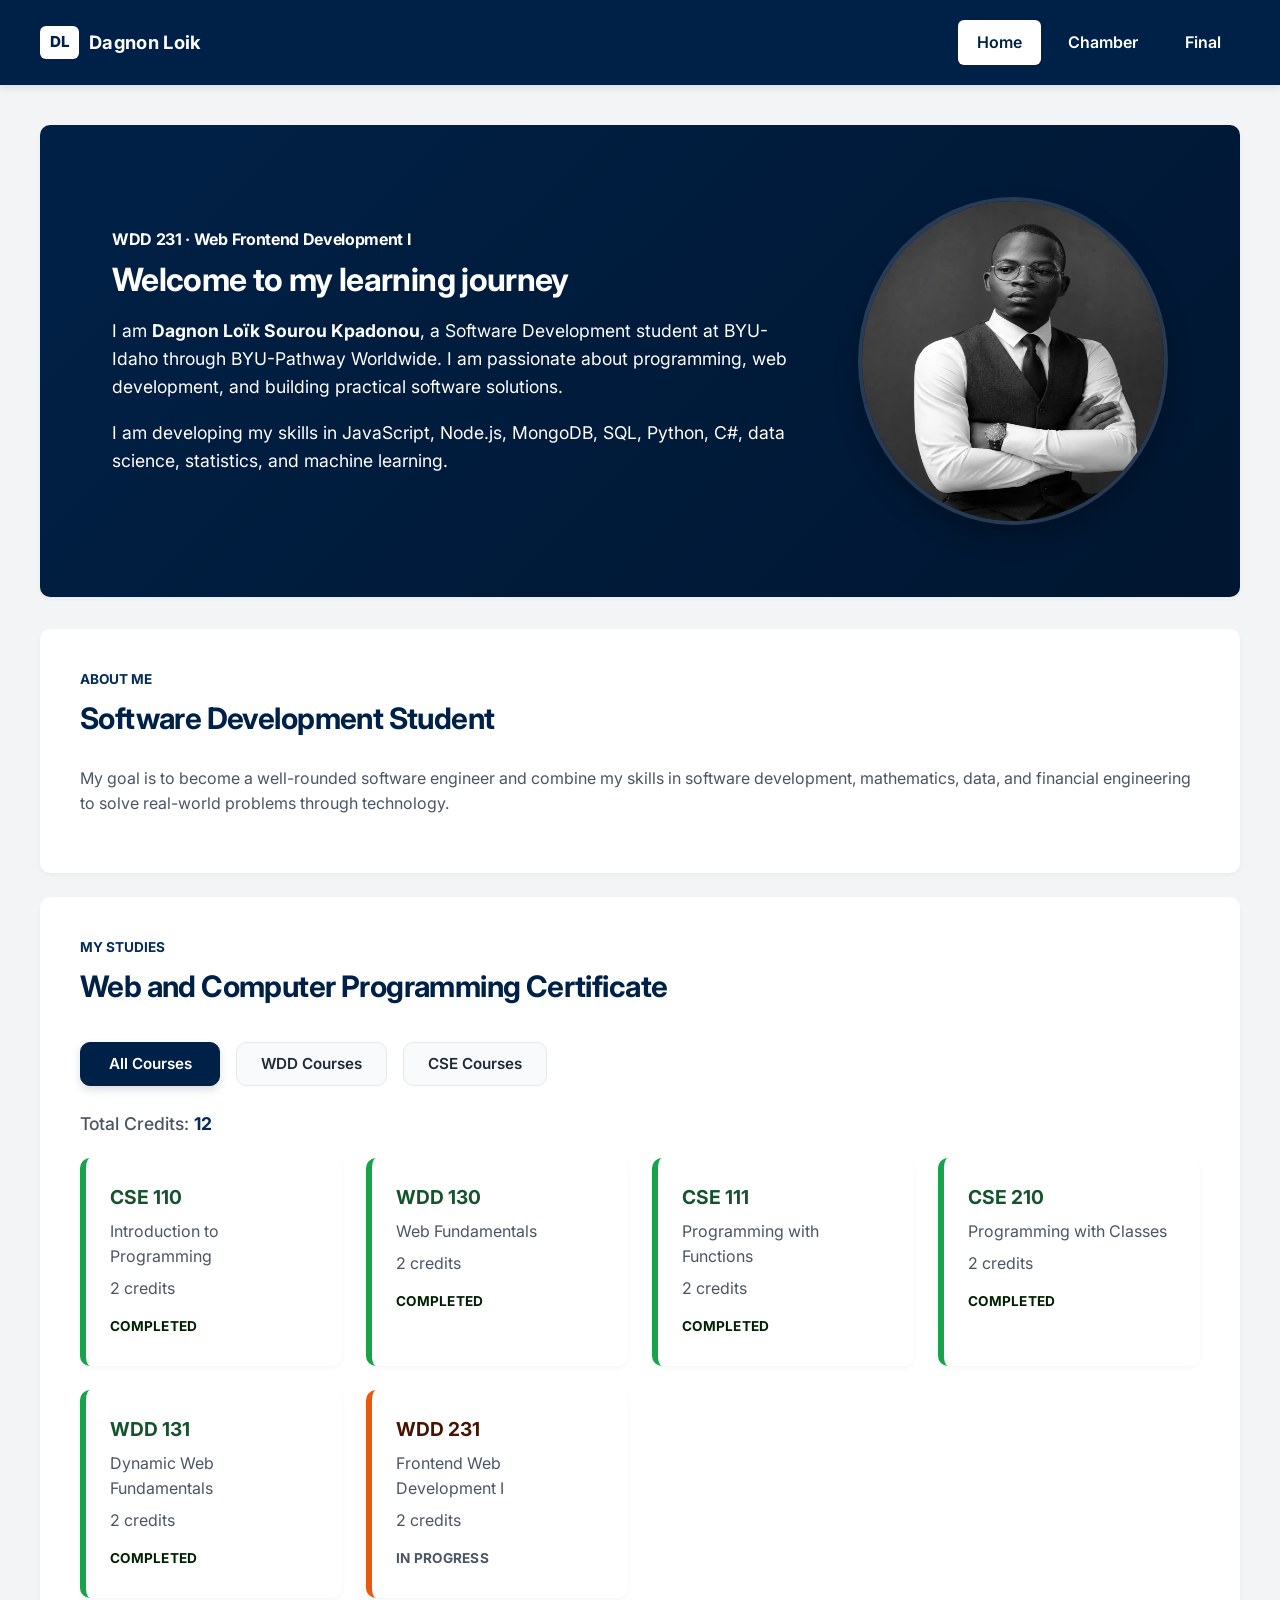
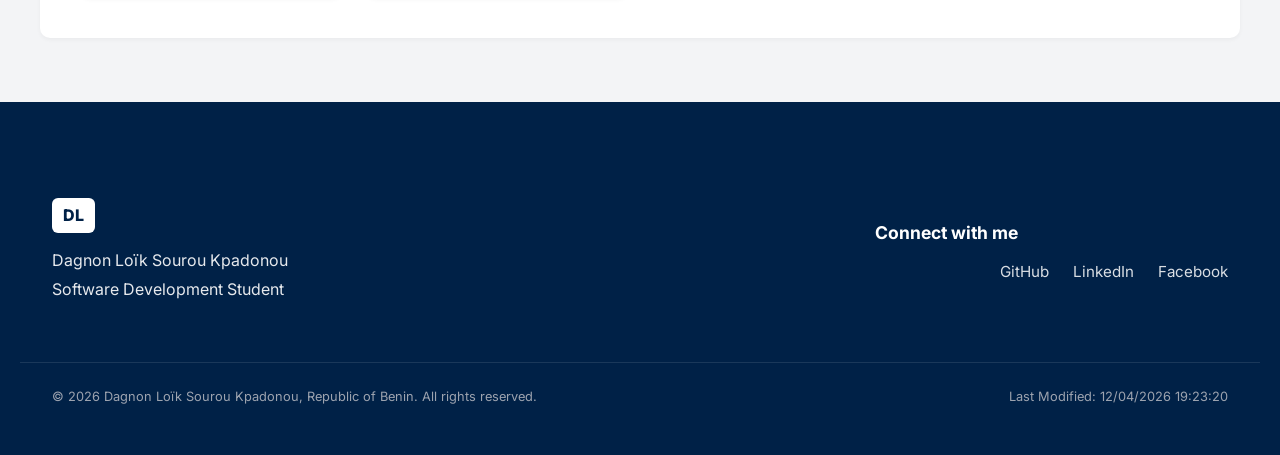
<file: index.html>
<!DOCTYPE html>
<html lang="en">
<head>
    <meta charset="UTF-8">
    <meta name="viewport" content="width=device-width, initial-scale=1.0">
    <meta
        name="description"
        content="WDD 231 Web Frontend Development I course home page for Dagnon Loik Sourou Kpadonou"
    >
    <meta
        name="author"
        content="Dagnon Loik Sourou Kpadonou"
    >

    <title>WDD 231 | Web Frontend Development I</title>

    <link rel="preconnect" href="https://fonts.googleapis.com">
    <link rel="preconnect" href="https://fonts.gstatic.com" crossorigin>
    <link
        href="https://fonts.googleapis.com/css2?family=Inter:wght@400;500;600;700&display=swap"
        rel="stylesheet"
    >
    <link rel="stylesheet" href="styles/normalize.css">
    <link rel="stylesheet" href="styles/small.css">
    <link rel="stylesheet" href="styles/large.css">

    <script src="scripts/main.js" defer></script>
    <script src="scripts/courses.js" defer></script>
</head>

<body>

    <header class="site-header">
        <div class="header-container">

            <a href="index.html" class="site-logo" aria-label="Dagnon Loik home page">
                <span class="logo-mark">DL</span>
                <span class="logo-text">Dagnon Loik</span>
            </a>

            <button
                id="menu-button"
                aria-label="Open navigation menu"
                aria-expanded="false"
                aria-controls="navigation"
            >
                <span aria-hidden="true">☰</span>
            </button>

            <nav id="navigation" aria-label="Main navigation">
                <ul>
                    <li>
                        <a href="index.html" class="active" aria-current="page">
                            Home
                        </a>
                    </li>
                    <li>
                        <a href="#">Chamber</a>
                    </li>
                    <li>
                        <a href="#">Final</a>
                    </li>
                </ul>
            </nav>

        </div>
    </header>

    <main>

        <section class="hero" aria-labelledby="page-title">

            <div class="hero-content">
                <h1 class="eyebrow">WDD 231 · Web Frontend Development I</h1>

                <h2 id="page-title">
                    Welcome to my learning journey
                </h2>

                <p>
                    I am <strong>Dagnon Loïk Sourou Kpadonou</strong>, a Software
                    Development student at BYU-Idaho through BYU-Pathway Worldwide.
                    I am passionate about programming, web development, and building
                    practical software solutions.
                </p>

                <p>
                    I am developing my skills in JavaScript, Node.js, MongoDB, SQL,
                    Python, C#, data science, statistics, and machine learning.
                </p>
            </div>

            <div class="hero-image">
                <img
                    src="images/profile.webp"
                    loading="lazy"
                    alt="Portrait of Dagnon Loik Sourou Kpadonou"
                    width="300"
                    height="300"
                >
            </div>

        </section>

        <section class="about-section" aria-labelledby="about-title">

            <div class="section-heading">
                <p class="section-label">About me</p>

                <h2 id="about-title">
                    Software Development Student
                </h2>
            </div>

            <p>
                My goal is to become a well-rounded software engineer and combine
                my skills in software development, mathematics, data, and financial
                engineering to solve real-world problems through technology.
            </p>

        </section>

        <section class="courses-section" aria-labelledby="courses-title">

            <div class="section-heading">
                <p class="section-label">My studies</p>

                <h2 id="courses-title">
                    Web and Computer Programming Certificate
                </h2>
            </div>

            <div class="course-controls" >

                <button
                    id="all-courses"
                    type="button"
                    class="filter-button active-filter"
                >
                    All Courses
                </button>

                <button
                    id="wdd-courses"
                    type="button"
                    class="filter-button"
                >
                    WDD Courses
                </button>

                <button
                    id="cse-courses"
                    type="button"
                    class="filter-button"
                >
                    CSE Courses
                </button>

            </div>

            <p class="credits">
                Total Credits:
                <strong id="total-credits">0</strong>
            </p>

            <div
                id="course-container"
                class="course-grid"
                aria-live="polite"
            >
            </div>

        </section>

    </main>


    <footer class="site-footer">

        <div class="footer-container">

            <div class="footer-brand">
                <span class="footer-logo">DL</span>

                <p>
                    Dagnon Loïk Sourou Kpadonou
                </p>

                <p>
                    Software Development Student
                </p>
            </div>


            <div class="social-links">

                <h2>Connect with me</h2>

                <ul>
                    <li>
                        <a
                            href="https://github.com/dagnonloik-dev"
                            target="_blank"
                            rel="noopener noreferrer"
                            aria-label="Visit my GitHub profile"
                        >
                            GitHub
                        </a>
                    </li>

                    <li>
                        <a
                            href="https://www.linkedin.com/in/dagnonloik"
                            target="_blank"
                            rel="noopener noreferrer"
                            aria-label="Visit my LinkedIn profile"
                        >
                            LinkedIn
                        </a>
                    </li>

                    <li>
                        <a
                            href="https://www.facebook.com"
                            target="_blank"
                            rel="noopener noreferrer"
                            aria-label="Visit my Facebook profile"
                        >
                            Facebook
                        </a>
                    </li>
                </ul>

            </div>

        </div>


        <div class="footer-bottom">

            <p>
                &copy;
                <span id="currentyear"></span>
                Dagnon Loïk Sourou Kpadonou,
                Republic of Benin.
                All rights reserved.
            </p>

            <p id="lastModified"></p>

        </div>

    </footer>

</body>
</html>
</file>
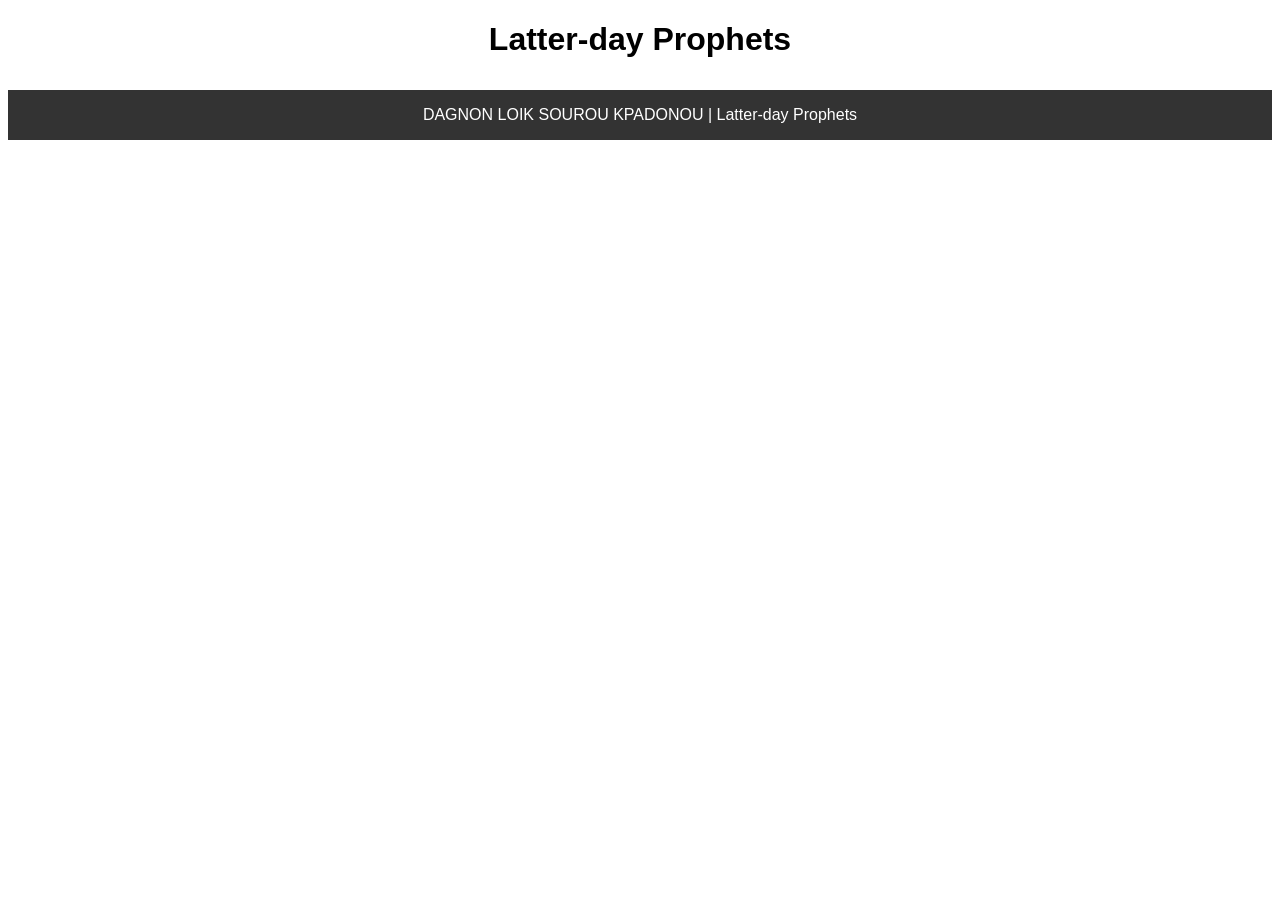
<file: prophets.html>
<!DOCTYPE html>
<html lang="en">
<head>
    <meta charset="UTF-8">
    <meta name="viewport" content="width=device-width, initial-scale=1.0">
    <meta name="description" content="Prophets  are individuals chosen by God to convey His message to humanity. They serve as guides, teachers, and examples of righteousness.">
    <meta name="author" content="DAGNON LOIK SOUROU KPADONOU">
    <title>Prophets of the Church of Jesus Christ of Latter-day Saints</title>
    <link rel="stylesheet" href="styles/prophets.css">
    <script src="scripts/prophets.js" defer></script>
</head>
<body>
    <header>
        <h1>Latter-day Prophets</h1>
    </header>

    <main>
        <div id="cards"></div>
    </main>

    <footer>
        DAGNON LOIK SOUROU KPADONOU | Latter-day Prophets
    </footer>
</body>
</html>
</file>
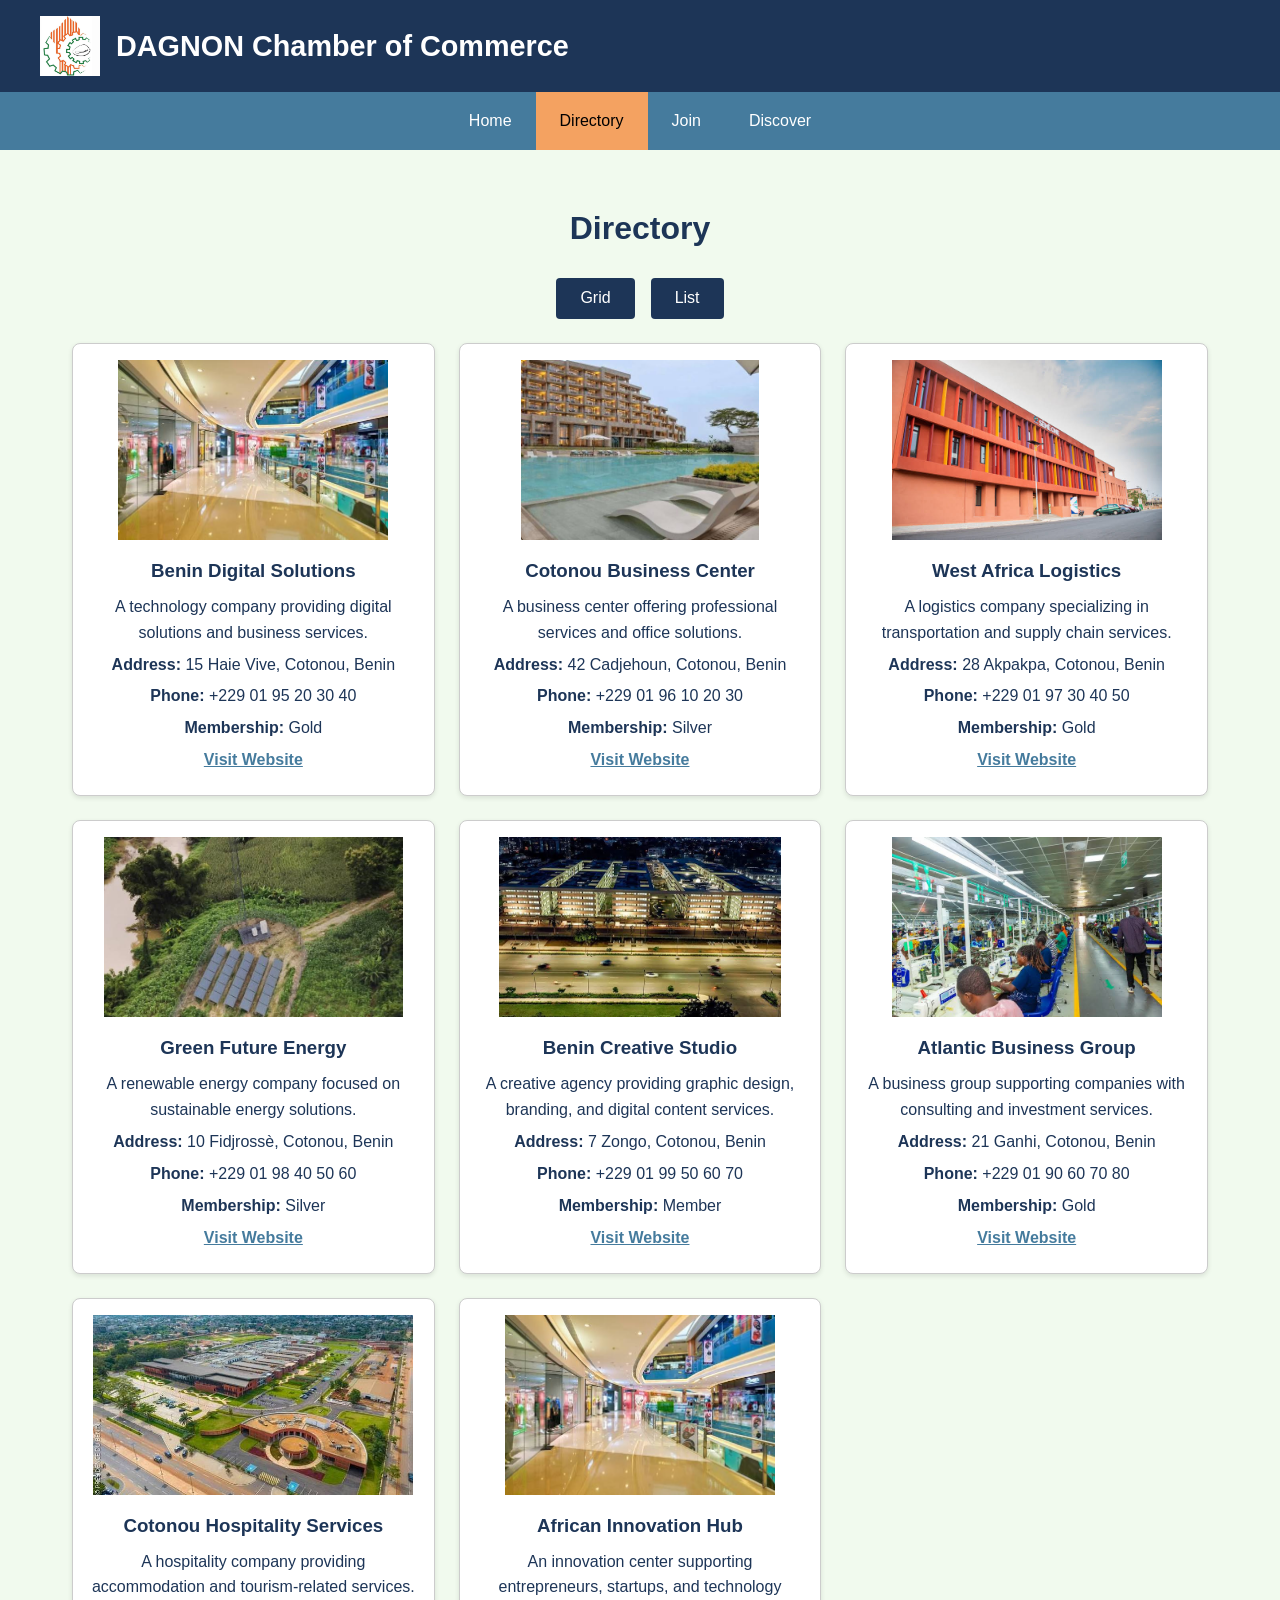
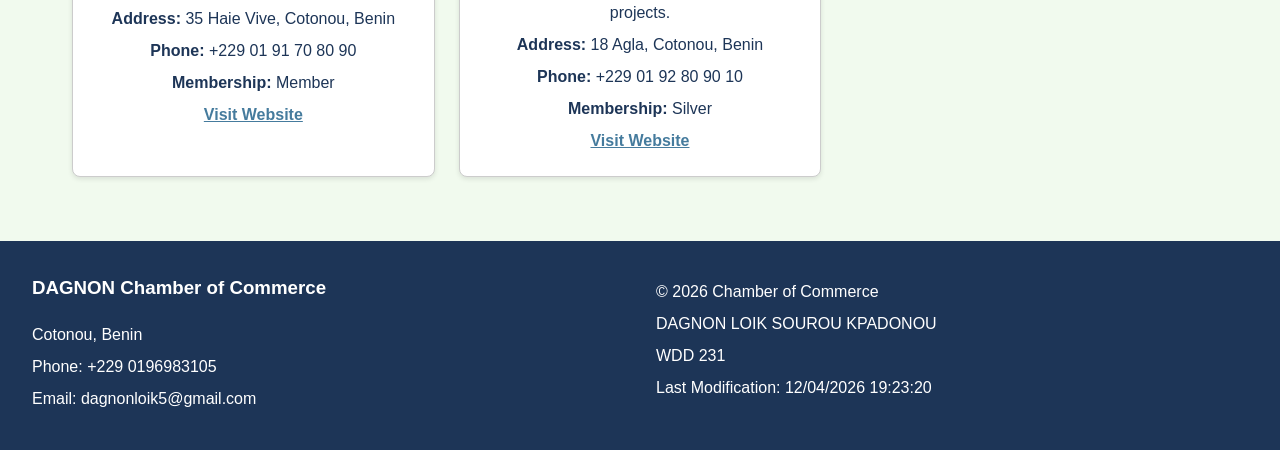
<file: chamber/directory.html>
<!DOCTYPE html>
<html lang="en">
<head>
    <meta charset="UTF-8">
    <meta name="viewport" content="width=device-width, initial-scale=1.0">
    <meta name="description" content="Directory of the Church of Jesus Christ of Latter-day Saints">
    <meta name="author" content="DAGNON LOIK SOUROU KPADONOU">
    <meta property="og:description" content="Directory of the Church of Jesus Christ of Latter-day Saints, LDS Church, Mormon Church, Directory, Members, Leaders, Prophets">
    <meta property="og:title" content="Directory of the Church of Jesus Christ of Latter-day Saints">
    <meta property="og:image" content="images/directory-og-image.jpg">
    <meta property="og:url" content="https://www.example.com/directory.html">
    <link rel="icon" type="image/x-icon" href="favicon.ico">
    <link rel="stylesheet" href="styles/normalize.css">
    <link rel="stylesheet" href="styles/small.css">
    <link rel="stylesheet" href="styles/large.css">
    <title>Directory</title>
    <script src="scripts/directory.js" defer></script>
</head>
<body>
    <header>
        <div class="header-container">
            <a href="directory.html" class="logo-link">
                <img src="images/logo.jpg" alt="Chamber of Commerce logo">
            </a>

            <div class="header-info">
                <h1>DAGNON Chamber of Commerce</h1>
            </div>

            <button id="menu-button">
                ☰
            </button>
        </div>

        <nav id="navigation">
            <ul>
                <li><a href="../index.html">Home</a></li>
                <li><a href="directory.html" class="active">Directory</a></li>
                <li><a href="#">Join</a></li>
                <li><a href="#">Discover</a></li>
            </ul>
        </nav>
    </header>

    <main>
        <h1>Directory</h1>

        <div class="view-buttons">
            <button id="grid-button" type="button">Grid</button>
            <button id="list-button" type="button">List</button>
        </div>

        <section id="members" class="grid">

        </section>
    </main>

    <footer>
        <div class="contact-information">
            <h3>DAGNON Chamber of Commerce</h3>
            <p>Cotonou, Benin</p>
            <p>Phone: +229 0196983105</p>
            <p>Email: dagnonloik5@gmail.com</p>
        </div>

        <div class="development-information">
            <p>&copy; <span id="currentyear"></span> Chamber of Commerce</p>
            <p>DAGNON LOIK SOUROU KPADONOU</p>
            <p>WDD 231</p>
            <p id="lastModified"></p>
        </div>
    </footer>
</body>
</html>
</file>
<file: styles/small.css>
:root {
    --primary-color: #002147;      
    --secondary-color: #032c58;    
    --accent-color: #e0f2fe;        
    --text-color: #1f2937;          
    --text-light: #4b5563;          
    --white-color: #ffffff;
    --background-bg: #f3f4f6;       
    
    --completed-bg: #f0fdf4;        
    --completed-border: #16a34a;    
    --progress-bg: #fff7ed;        
    --progress-border: #ea580c;      

    --border-radius: 10px;
    --transition-speed: 0.25s;
    --shadow-sm: 0 2px 4px rgba(0, 0, 0, 0.04);
}

body {
    font-family: 'Inter', sans-serif;
    color: var(--text-color);
    background-color: var(--background-bg);
    line-height: 1.6;
    margin: 0;
}

h1, h2, h3 {
    color: var(--primary-color);
    font-weight: 700;
    margin-top: 0;
}

p {
    color: var(--text-light);
    margin-bottom: 1rem;
}

img {
    max-width: 100%;
    height: auto;
    display: block;
}

/* HEADER & MOBILE NAVIGATION */

.site-header {
    background-color: var(--primary-color);
    color: var(--white-color);
    position: sticky;
    top: 0;
    z-index: 1000;
    box-shadow: 0 4px 6px rgba(0, 0, 0, 0.08);
}

.header-container {
    display: flex;
    justify-content: space-between;
    align-items: center;
    padding: 1rem 1.25rem;
    position: relative;
}

.site-logo {
    display: flex;
    align-items: center;
    gap: 0.6rem;
    color: var(--white-color);
    text-decoration: none;
}

.logo-mark {
    background-color: var(--white-color);
    color: var(--primary-color);
    font-weight: 800;
    padding: 0.25rem 0.6rem;
    border-radius: 6px;
    font-size: 0.95rem;
}

.logo-text {
    font-weight: 700;
    font-size: 1.15rem;
    letter-spacing: .02em;
}

#menu-button {
    background: none;
    border: none;
    color: var(--white-color);
    font-size: 1.8rem;
    cursor: pointer;
    padding: 0.25rem;
    display: flex;
    align-items: center;
    justify-content: center;
    transition: transform var(--transition-speed) ease;
}

#menu-button:focus-visible {
    outline: 2px solid var(--white-color);
    border-radius: 4px;
}

#navigation {
    display: none;
    width: 100%;
    background-color: #001630; 
    position: absolute;
    top: 100%;
    left: 0;
    box-shadow: 0 8px 16px rgba(0, 0, 0, 0.15);
}

#navigation.open {
    display: block;
}

#navigation ul {
    list-style: none;
    margin: 0;
    padding: 0;
}

#navigation li {
    border-bottom: 1px solid rgba(255, 255, 255, 0.05);
}

#navigation a {
    display: block;
    padding: 1.1rem 1.5rem;
    color: var(--white-color);
    text-decoration: none;
    font-weight: 500;
    transition: background-color var(--transition-speed) ease;
}

#navigation a.active, 
#navigation a:hover {
    background-color: var(--secondary-color);
}

/* MAIN LAYOUT & SECTIONS */

main {
    padding: 1.25rem;
}

.hero, 
.about-section, 
.courses-section {
    background-color: var(--white-color);
    padding: 1.75rem 1.5rem;
    margin-bottom: 1.25rem;
    border-radius: var(--border-radius);
    box-shadow: var(--shadow-sm);
}

.hero h1.eyebrow {
    font-size: 1rem;
    margin-bottom: 0.75rem;
    letter-spacing: -0.02em;
    color: var(--light-color);
}

.hero-content h2.eyebrow {
    color: var(--secondary-color);
    font-weight: 700;
    text-transform: uppercase;
    font-size: 0.2rem;
    letter-spacing: 0.05em;
    margin-bottom: 0.5rem;
}

.hero h2#page-title {
    font-size: 1.8rem;
    margin-bottom: 1rem;
    letter-spacing: -0.02em;
    color: var(--secondary-color);
}

.hero-image {
    display: flex;
    justify-content: center;
    margin-top: 1.75rem;
}

.hero-image img {
    border-radius: 50%;
    border: 4px solid var(--accent-color);
    box-shadow: 0 4px 10px rgba(0, 0, 0, 0.05);
}


.section-label {
    color: var(--secondary-color);
    font-weight: 700;
    font-size: 0.85rem;
    text-transform: uppercase;
    margin: 0 0 0.25rem 0;
}

.section-heading h2 {
    font-size: 1.5rem;
    margin-bottom: 1rem;
}

/* CONTROLES ET FILTRES DES COURS */

.course-controls {
    display: flex;
    flex-direction: column;
    gap: 0.6rem;
    margin: 1.5rem 0;
}

.filter-button {
    background-color: #f9fafb;
    color: var(--text-color);
    border: 1px solid #e5e7eb;
    padding: 0.8rem 1rem;
    border-radius: var(--border-radius);
    font-weight: 600;
    font-size: 0.95rem;
    cursor: pointer;
    transition: all var(--transition-speed) ease;
}

.filter-button:hover {
    background-color: #f3f4f6;
}


.filter-button.active-filter {
    background-color: var(--primary-color);
    color: var(--white-color);
    border-color: var(--primary-color);
    box-shadow: 0 4px 8px rgba(0, 33, 71, 0.15);
}

.credits {
    font-size: 1.1rem;
    font-weight: 500;
    margin-bottom: 1.25rem;
}

.credits strong {
    color: var(--secondary-color);
}

/* CARTES DE COURS & LOGIQUE DE STATUT */

.course-grid {
    display: grid;
    grid-template-columns: 1fr;
    gap: 1rem;
}

.course-card {
    padding: 1.5rem;
    border-radius: var(--border-radius);
    box-shadow: var(--shadow-sm);
    display: flex;
    flex-direction: column;
    gap: 0.4rem;
}

.course-card h3 {
    font-size: 1.2rem;
    margin: 0;
}

.course-card p {
    margin: 0;
}

.course-card .completion-status {
    font-size: 0.85rem;
    font-weight: 700;
    text-transform: uppercase;
    margin-top: 0.5rem;
    letter-spacing: 0.02em;
}


.course-card.completed {
    background-color: #fff;
    border-left: 6px solid var(--completed-border);
}

.course-card.completed h3 {
    color: #14532d;
}

.course-card.completed .completion-status {
    color: rgb(1, 31, 1);
}

.course-card:not(.completed) {
    background-color: #fff;
    border-left: 6px solid var(--progress-border);
}

.course-card:not(.completed) h3 {
    color: #471302;
}

/* FOOTER */

.site-footer {
    background-color: var(--primary-color);
    color: var(--white-color);
    padding: 2.5rem 1.25rem 1.5rem 1.25rem;
    text-align: center;
}

.footer-brand .footer-logo {
    display: inline-block;
    background-color: var(--white-color);
    color: var(--primary-color);
    font-weight: 800;
    padding: 0.3rem 0.7rem;
    border-radius: 6px;
    margin-bottom: 0.75rem;
}

.footer-brand p {
    color: rgba(255, 255, 255, 0.9);
    margin: 0.2rem 0;
}

.social-links h2 {
    color: var(--white-color);
    font-size: 1.1rem;
    margin: 1.75rem 0 0.75rem 0;
}

.social-links ul {
    list-style: none;
    padding: 0;
    margin: 0;
    display: flex;
    justify-content: center;
    gap: 1.25rem;
}

.social-links a {
    color: var(--white-color);
    text-decoration: none;
    font-size: 0.95rem;
    opacity: 0.85;
    transition: opacity var(--transition-speed) ease;
}

.social-links a:hover {
    opacity: 1;
    text-decoration: underline;
}

.footer-bottom {
    margin-top: 2rem;
    padding-top: 1.25rem;
    border-top: 1px solid rgba(255, 255, 255, 0.1);
    font-size: 0.8rem;
    color: #9ca3af;
}

.footer-bottom p {
    margin: 0.4rem 0;
    color: #9ca3af;
}
</file>
<file: styles/large.css>
/* LARGE SCREEN LAYOUT & INTERACTION */

@media screen and (min-width: 700px) {

    /* HEADER & TOP NAVIGATION */

    .header-container {
        max-width: 1200px;
        margin: 0 auto;
        padding: 1.25rem 2rem;
        display: flex;
        flex-wrap: nowrap;
        align-items: center;
        gap: 2rem;
    }

    .site-logo {
        flex: 1;
    }

    #menu-button {
        display: none;
    }

    #navigation {
        display: block;
        width: auto;
        flex-basis: auto;
        background-color: transparent;
        position: static;
        box-shadow: none;
    }

    #navigation ul {
        display: flex;
        align-items: center;
        gap: 0.5rem;
        margin: 0;
        padding: 0;
        list-style: none;
    }

    #navigation li {
        border-bottom: none;
    }

    #navigation a {
        display: block;
        padding: 0.6rem 1.2rem;
        border-radius: 6px;
        color: var(--white-color);
        text-decoration: none;
        font-weight: 600;
        transition: background-color var(--transition-speed) ease, color var(--transition-speed) ease;
    }

    #navigation a:hover,
    #navigation a:focus-visible {
        background-color: rgba(255, 255, 255, 0.15);
    }

    #navigation a.active {
        background-color: var(--white-color);
        color: var(--primary-color);
        box-shadow: var(--shadow-sm);
    }


    /* MAIN CONTAINER */
    main {
        max-width: 1200px;
        margin: 0 auto;
        padding: 2.5rem 2rem;
    }


    /* HERO COMPONENT */
    .hero {
        display: grid;
        grid-template-columns: 1.8fr 1.2fr;
        align-items: center;
        gap: 4rem;
        padding: 3.5rem;
        margin-bottom: 2rem;
        background: linear-gradient(135deg, var(--primary-color) 0%, #001630 100%);
        color: var(--white-color);
    }

    .hero-content {
        max-width: 700px;
    }

    .hero-content p.eyebrow {
        color: #38bdf8; 
    }

    .hero h1 {
        font-size: 3.25rem;
        line-height: 1.15;
        letter-spacing: -0.03em;
        color: var(--white-color);
    }

    .hero h2#page-title {
        font-size: 2rem;
        line-height: 1.2;
        color: var(--white-color);
    }

    .hero p {
        font-size: 1.1rem;
        color: #fff;
    }

    .hero-image {
        margin-top: 0;
    }

    .hero-image img {
        width: 280px;
        height: 280px;
        border: 4px solid rgba(255, 255, 255, 0.15);
        box-shadow: 0 12px 24px rgba(0, 0, 0, 0.25);
        transition: transform 0.4s cubic-bezier(0.175, 0.885, 0.32, 1.275);
    }

    .hero-image img:hover {
        transform: scale(1.05) rotate(2deg); 
    }


    /* SECTIONS GENERALES */

    .about-section,
    .courses-section {
        padding: 2.5rem;
        margin-bottom: 1.5rem;
    }

    .section-heading {
        margin-bottom: 1.5rem;
    }

    .section-heading h2 {
        font-size: 1.85rem;
        letter-spacing: -0.02em;
    }


    /* FILTRES */
    .course-controls {
        flex-direction: row;
        align-items: center;
        gap: 1rem;
        margin: 2rem 0 1.5rem 0;
    }

    .filter-button {
        min-width: 140px;
        padding: 0.75rem 1.5rem;
    }

    .filter-button:hover {
        transform: translateY(-2px);
        box-shadow: 0 4px 12px rgba(0, 0, 0, 0.05);
    }

    .filter-button:active {
        transform: translateY(0);
    }

    /* GRILLE DES COURS  */
    .course-grid {
        grid-template-columns: repeat(3, 1fr);
        gap: 1.5rem;
    }

    .course-card {
        min-height: 160px;
        transition: transform 0.25s ease, box-shadow 0.25s ease, border-color 0.25s ease;
    }

    .course-card:hover {
        transform: translateY(-4px);
        box-shadow: 0 12px 20px rgba(0, 0, 0, 0.08);
    }


    /* FOOTER DOCK */
    .footer-container {
        max-width: 1200px;
        margin: 0 auto;
        padding: 3.5rem 2rem;
        display: grid;
        grid-template-columns: 1fr 1fr;
        align-items: center;
        gap: 3rem;
    }

    .footer-brand {
        text-align: left;
    }

    .social-links h2 {
        margin: 0 0 0.75rem 0;
    }

    .social-links ul {
        justify-content: flex-end;
        gap: 1.5rem;
    }

    .footer-bottom {
        max-width: 1200px;
        margin: 0 auto;
        padding: 1.5rem 2rem;
        display: flex;
        justify-content: space-between;
        align-items: center;
    }
    
    .footer-bottom p {
        margin: 0;
    }
}

/* EXTRA LARGE SCREENS (Écrans larges) */
@media screen and (min-width: 1100px) {

    .hero {
        grid-template-columns: 2.2fr 1fr;
        padding: 4.5rem;
    }

    .hero h1 {
        font-size: 3.6rem;
    }

    .hero-image img {
        width: 320px;
        height: 320px;
    }

    .course-grid {
        grid-template-columns: repeat(4, 1fr);
    }
}
</file>
<file: styles/prophets.css>
body{
	font-family: Roboto, sans-serif;
}

h1{
    font-size: 2rem;
    font-weight: 700;
    margin-bottom: 1rem;
    text-align: center;
}

#cards {
    display: grid;
	grid-gap: 0.5rem;
	grid-template-columns: repeat(auto-fit, minmax(320px, 1fr));
}

section {
	margin: 0.5rem;
	padding: 0.5rem;
	background-color: #eee;
	border: 1px solid rgb(0 0 0 / 10%);
	display: flex;
	flex-direction: column;
	align-items: center;
}

section > p {
	font-size: smaller;
	text-align: center;
}

img {
	width: auto;
	max-width: 325px;
	box-shadow: 0 0 30px #777;
	height: 200px;
	border: 1px solid #111;
}

footer {
    margin-top: 1rem;
    padding: 1rem;
    background-color: #333;
    color: #fff;
    text-align: center;
}
</file>
<file: chamber/styles/small.css>
:root {
    --primary-color: #1d3557;
    --secondary-color: #457b9d;
    --accent-color: #f4a261;
    --background-color: #f1faee;
    --white: #ffffff;
    --text-color: #1d3557;
    --border-color: #cccccc;
    --max-width: 1200px;
}

* {
    box-sizing: border-box;
}

body {
    margin: 0;
    font-family: Arial, Helvetica, sans-serif;
    color: var(--text-color);
    background-color: var(--background-color);
    line-height: 1.6;
}

img {
    max-width: 100%;
    height: auto;
    display: block;
}

a {
    color: inherit;
}

header {
    background-color: var(--primary-color);
    color: var(--white);
}

.header-container {
    display: flex;
    align-items: center;
    justify-content: space-between;
    padding: 1rem;
    max-width: var(--max-width);
    margin: 0 auto;
}

.logo-link {
    display: block;
}

.logo-link img {
    width: 60px;
    height: auto;
}

.header-info {
    flex: 1;
    margin-left: 1rem;
}

.header-info h1 {
    margin: 0;
    font-size: 1.3rem;
}

#menu-button {
    background: none;
    border: none;
    color: var(--white);
    font-size: 2rem;
    cursor: pointer;
}


nav {
    display: none;
    background-color: var(--secondary-color);
}

nav.show {
    display: block;
}

nav ul {
    list-style: none;
    padding: 0;
    margin: 0;
}

nav li {
    border-top: 1px solid rgba(255, 255, 255, 0.2);
}

nav a {
    display: block;
    padding: 0.8rem 1rem;
    text-decoration: none;
    color: var(--white);
    text-align: center;
}

nav a:hover,
nav a.active {
    background-color: var(--accent-color);
    color: #000;
}


main {
    max-width: var(--max-width);
    margin: 0 auto;
    padding: 1.5rem 1rem;
}

main h1 {
    text-align: center;
    margin-bottom: 1.5rem;
}


.view-buttons {
    display: flex;
    justify-content: center;
    gap: 1rem;
    margin-bottom: 1.5rem;
}

.view-buttons button {
    padding: 0.7rem 1.5rem;
    border: none;
    background-color: var(--primary-color);
    color: var(--white);
    cursor: pointer;
    border-radius: 4px;
    font-size: 1rem;
}

.view-buttons button:hover {
    background-color: var(--secondary-color);
}


#members.grid {
    display: grid;
    grid-template-columns: 1fr;
    gap: 1.5rem;
}

.member-card {
    background-color: var(--white);
    border: 1px solid var(--border-color);
    border-radius: 8px;
    padding: 1rem;
    text-align: center;
    box-shadow: 0 2px 5px rgba(0, 0, 0, 0.1);
}

.member-card img {
    width: 100%;
    height: 180px;
    object-fit: contain;
    margin: 0 auto 1rem;
}

.member-card h3 {
    margin: 0.5rem 0;
    color: var(--primary-color);
}

.member-card p {
    margin: 0.4rem 0;
}

.member-card a {
    color: var(--secondary-color);
    font-weight: bold;
}

#members.list {
    display: flex;
    flex-direction: column;
    gap: 0;
}

#members.list .member-card {
    display: block;
    width: 100%;
    padding: 1rem;
    border: 1px solid var(--border-color);
    border-radius: 0;
    box-shadow: none;
    text-align: left;
}

#members.list .member-card:nth-child(even) {
    background-color: #e8eef2;
}

#members.list .member-card img {
    display: none;
}

#members.list .member-card h3 {
    margin: 0 0 0.5rem;
    font-size: 1.1rem;
}

#members.list .member-card p {
    display: inline;
    margin: 0;
}

#members.list .member-card p::after {
    content: " | ";
}

#members.list .member-card p:last-child::after {
    content: "";
}

#members.list .member-card a {
    color: var(--secondary-color);
    font-weight: bold;
}

footer {
    margin-top: 2rem;
    padding: 2rem 1rem;
    background-color: var(--primary-color);
    color: var(--white);
    text-align: center;
}

footer h3 {
    margin-top: 0;
}

footer p {
    margin: 0.4rem 0;
}

.contact-information,
.development-information {
    margin-bottom: 1.5rem;
}
</file>
<file: chamber/styles/large.css>
@media screen and (min-width: 640px) {

    .header-container {
        padding: 1rem 2rem;
    }

    .header-info h1 {
        font-size: 1.8rem;
    }

    #menu-button {
        display: none;
    }

    nav {
        display: block;
    }

    nav ul {
        display: flex;
        justify-content: center;
        max-width: var(--max-width);
        margin: 0 auto;
    }

    nav li {
        border: none;
    }

    nav a {
        padding: 1rem 1.5rem;
    }


    main {
        padding: 2rem;
    }

    #members.grid {
        grid-template-columns: repeat(2, 1fr);
    }


    footer {
        display: grid;
        grid-template-columns: 1fr 1fr;
        gap: 2rem;
        text-align: left;
        padding: 2rem;
    }

    .contact-information,
    .development-information {
        margin-bottom: 0;
    }
}


@media screen and (min-width: 900px) {

    #members.grid {
        grid-template-columns: repeat(3, 1fr);
    }

    .header-container {
        padding: 1rem 0;
    }
}
</file>
